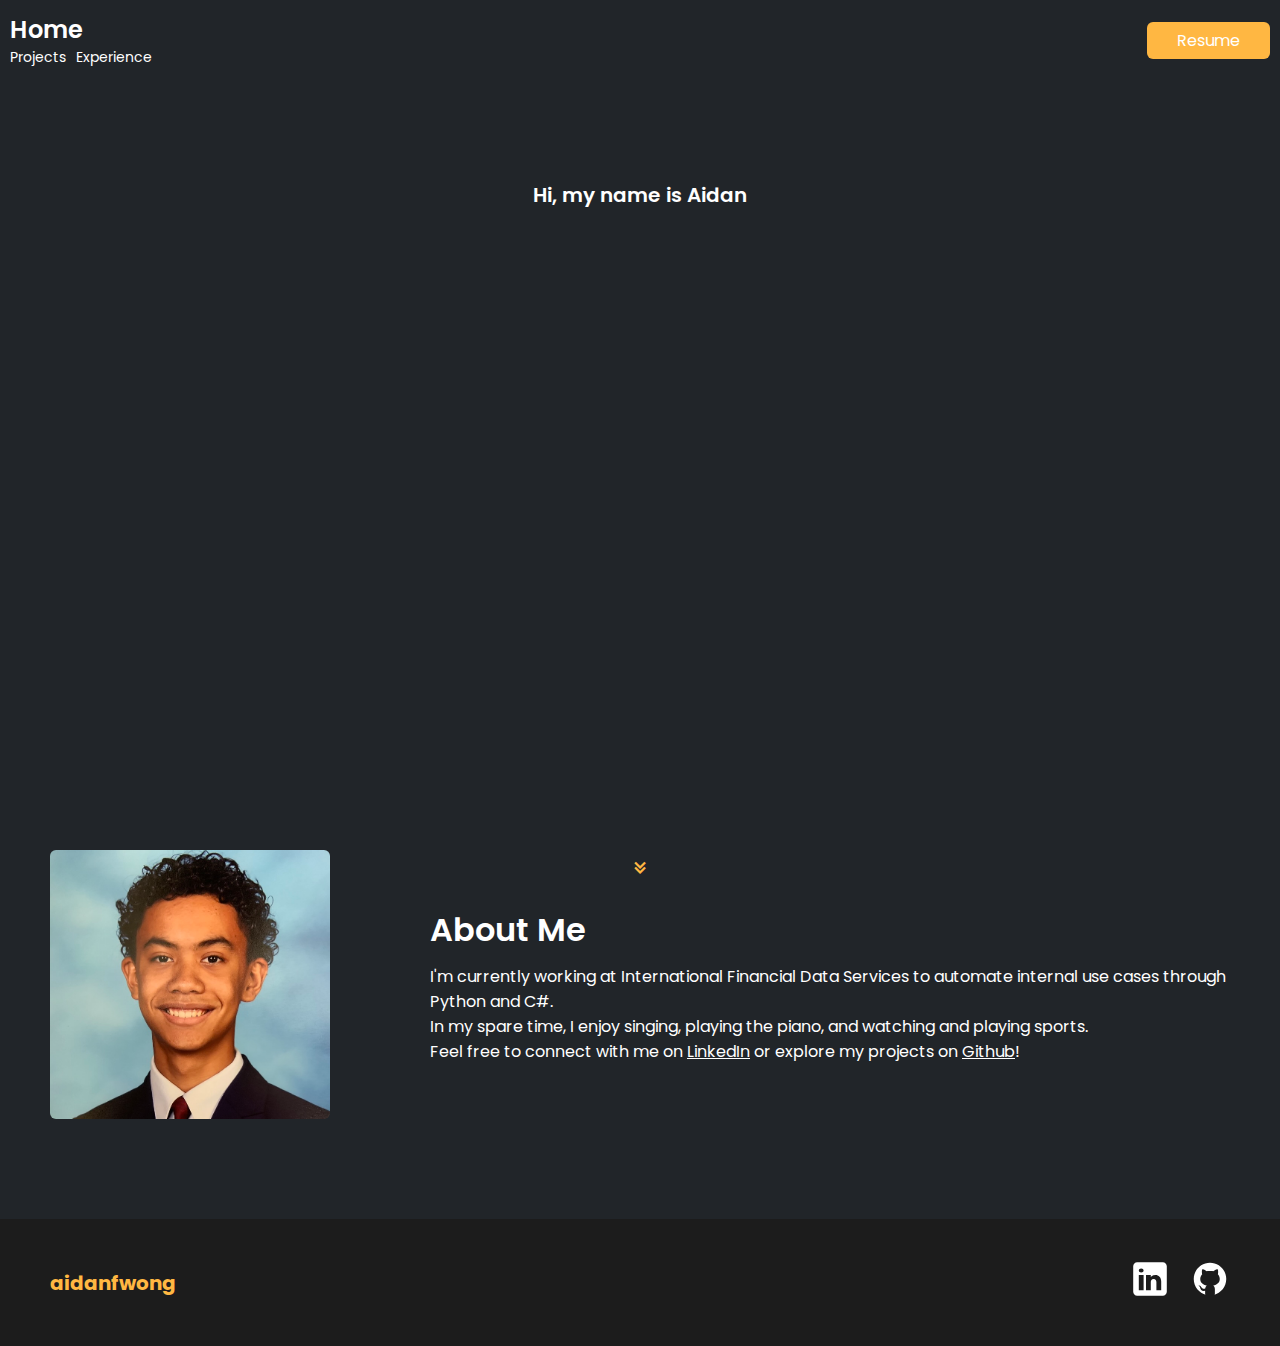
<file: index.html>
<!DOCTYPE html>
<html lang="en">
<head>
    <meta charset="UTF-8">
    <meta name="viewport" content="width=device-width, initial-scale=1.0">
    <link href='https://unpkg.com/boxicons@2.1.4/css/boxicons.min.css' rel='stylesheet'>
    <link rel="stylesheet" href="style.css">
    <title>Aidan Wong</title>
</head>
<body>
   <div class="navbar">
    <div class="dropdown">
        <h2><a href="index.html">Home</a></h2>
        <ul class="dropdown-content">
            <li><a href="projects.html" class="page-link">Projects</a></li>
            <li><a href="experience.html" class="page-link">Experience</a></li>
        </ul>
    </div>
    <a href="/Assets/Aidan Wong.pdf" target="_blank" class="hire-btn">Resume</a>
</div>

<div class="main">
    <h4>Hi, my name is Aidan</h4>
    <div class="scroll-icon">
        <i class='bx bx-chevrons-down'></i>
    </div>
</div>

<div id="about" class="about">
    <img src="./Assets/Aidan.jpeg" alt="">
    <div class="info">
        <h3>About Me</h3>
        I'm currently working at International Financial Data Services to automate internal use cases
        through Python and C#. <br />
            In my spare time, I enjoy singing, playing the piano, and watching and playing sports.
            <br />
            Feel free to connect with me on
            <a href="https://linkedin/in/aidanfwong" style="color: #ffffff;" target="_blank">LinkedIn</a>
            or explore my projects on <a href="https://github.com/aidanfwong" style="color: #ffffff;" target="_blank">Github</a>!

        </p>
    </div>
</div>

<footer>
    <div class="footer-container">
        <div class="footer-name">
            <h3>aidanfwong</h3>
        </div>


        <div class="footer-socials">
            <a href="https://linkedin.com/in/aidanfwong" target="_blank">
                <img src="/Assets/linkedin.svg" alt="LinkedIn"></a>
            <a href="https://github.com/aidanfwong" target="_blank">
                <img src="/Assets/github.svg" alt="GitHub"></a>
        </div>
    </div>
</footer>


<script src="script.js"></script>
</body>
</html>
</file>
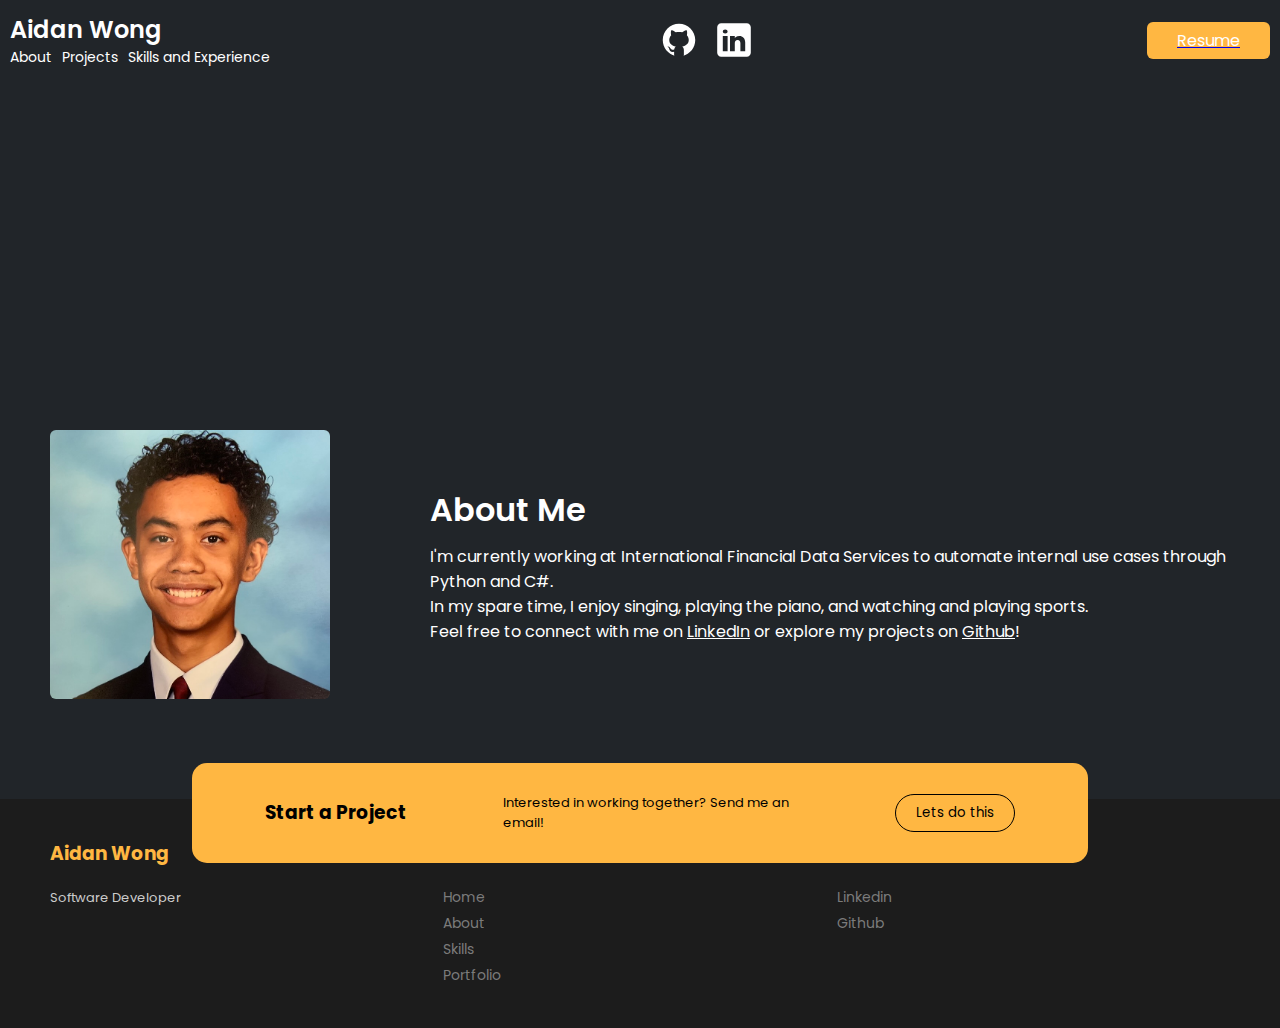
<file: about.html>
<!DOCTYPE html>
<html lang="en">
<head>
    <meta charset="UTF-8">
    <meta name="viewport" content="width=device-width, initial-scale=1.0">
    <link rel="stylesheet" href="style.css">
    <title>Aidan Wong</title>
</head>
<body>
    <div class="navbar">
        <div class="dropdown">
            <h2><a href="index.html" class="page-link">Aidan Wong</a></h2>
            <ul class="dropdown-content">
                <li><a href="about.html" class="page-link">About</a></li>
                <li><a href="projects.html" class="page-link">Projects</a></li>
                <li><a href="skills.html" class="page-link">Skills and Experience</a></li>
            </ul>
        </div>
        <ul>
            <li><a href="https://github.com/aidanfwong" target="_blank">
            <img src="/Assets/github.svg" alt=""></a>
        </li>
            <li><a href="https://www.linkedin.com/in/aidanfwong" target="_blank">
                <img src="/Assets/linkedin.svg" alt=""></a>
            </li>
        </ul>
        <a href="/Assets/Aidan Wong.pdf" target="_blank">
            <button class="hire-btn">Resume</button>
        </a>
    </div>
    </div>

    <div id="about" class="about">
        <img src="./Assets/Aidan.jpeg" alt="">
        <div class="info">
            <h3>About Me</h3>
            I'm currently working at International Financial Data Services to automate internal use cases
            through Python and C#. <br />
                In my spare time, I enjoy singing, playing the piano, and watching and playing sports.
                <br />
                Feel free to connect with me on
                <a href="https://linkedin/in/aidanfwong" style="color: #ffffff;" target="_blank">LinkedIn</a>
                or explore my projects on <a href="https://github.com/aidanfwong" style="color: #ffffff;" target="_blank">Github</a>!
    
            </p>
        </div>
    </div>
    

    <footer>
        <div class="start">
            <h3>Start a Project</h3>
            <p>Interested in working together? Send me an email!</p>
            <a href="mailto:aidanfwong@gmail.com" target="_blank"><button>Lets do this</button>
            </a>
        </div>
    
        <div class="cols">
            <div class="about-col">
                <h3>Aidan Wong</h3>
                <p>Software Developer</p>
    
            </div>
    
            <div class="links-col">
                <h4>Useful Links</h4>
                <a href="#">Home</a>
                <a href="#about">About</a>
                <a href="#skills">Skills</a>
                <a href="#portfolio">Portfolio</a>
            </div>
    
            <div class="links-col">
                <h4>Socials</h4>
                <a href="https://linkedin.com/in/aidanfwong" target="_blank">Linkedin</a>
                <a href="https://github.com/aidanfwong" target="_blank">Github</a>
            </div>
    
        </div>
    </footer>

    <script src="script.js"></script>
</body>
</html>
</file>
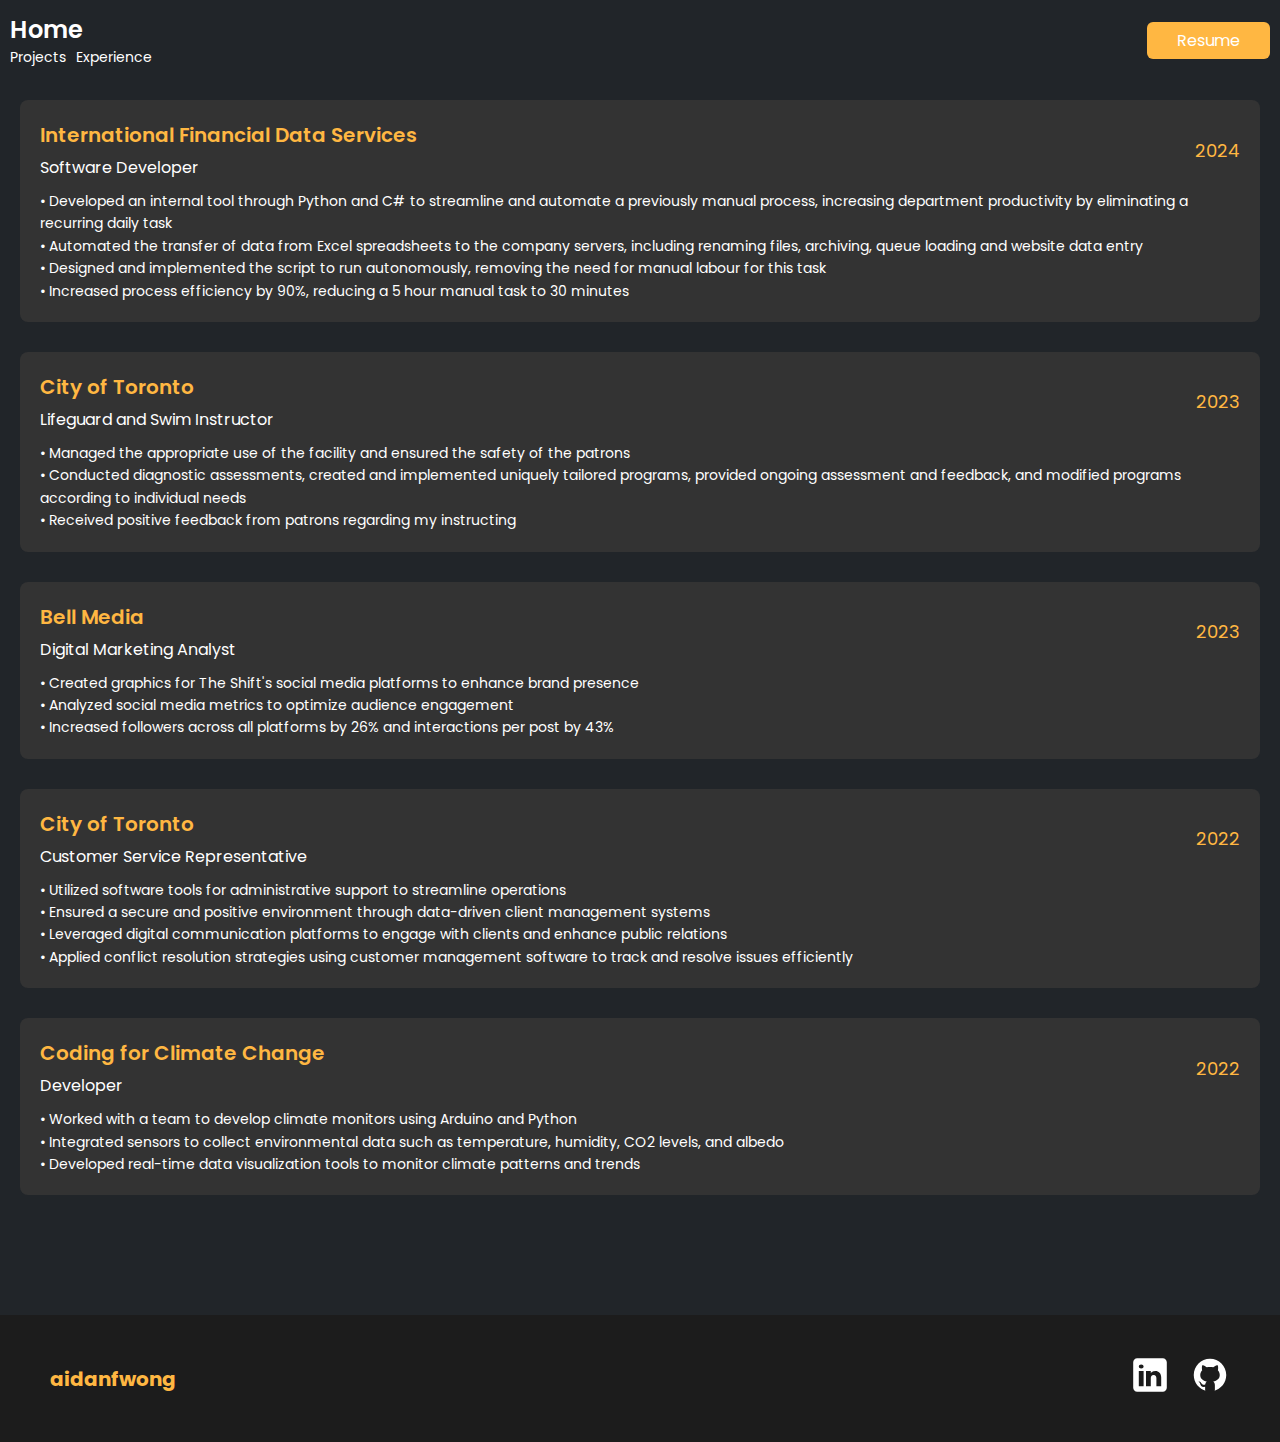
<file: experience.html>
<!DOCTYPE html>
<html lang="en">
<head>
    <meta charset="UTF-8">
    <meta name="viewport" content="width=device-width, initial-scale=1.0">
    <link rel="stylesheet" href="style.css">
    <title>Aidan Wong</title>
</head>
<body>
    <div class="navbar">
        <div class="dropdown">
            <h2><a href="index.html" class="page-link">Home</a></h2>
            <ul class="dropdown-content">
                <li><a href="projects.html" class="page-link">Projects</a></li>
                <li><a href="experience.html" class="page-link">Experience</a></li>
            </ul>
        </div>
        <a href="/Assets/Aidan Wong.pdf" target="_blank" class="hire-btn">Resume</a>
    </div>

<div class="experience-container">
    <div class="experience-item">
        <div class="experience-header">
            <div class="company-title">
                <h3>International Financial Data Services</h3>
                <p>Software Developer</p>
            </div>
            <div class="year">
                <span>2024</span>
            </div>
        </div>
        <div class="description">
            <p>
            • Developed an internal tool through Python and C# to streamline and automate a previously manual process,
                increasing department productivity by eliminating a recurring daily task <br>
            • Automated the transfer of data from Excel spreadsheets to the company servers, including renaming files,
                archiving, queue loading and website data entry <br>
            • Designed and implemented the script to run autonomously, removing the need for manual labour for this task <br>
            • Increased process efficiency by 90%, reducing a 5 hour manual task to 30 minutes
            </p>
        </div>
        </div>
        <div class="experience-item">
            <div class="experience-header">
                <div class="company-title">
                    <h3>City of Toronto</h3>
                    <p>Lifeguard and Swim Instructor</p>
                </div>
                <div class="year">
                    <span>2023</span>
                </div>
            </div>
            <div class="description">
                <p>
                • Managed the appropriate use of the facility and ensured the safety of the patrons <br>
                • Conducted diagnostic assessments, created and implemented uniquely tailored programs, provided ongoing
                    assessment and feedback, and modified programs according to individual needs <br>
                • Received positive feedback from patrons regarding my instructing <br>
                </p>
            </div>
        </div>
        <div class="experience-item">
            <div class="experience-header">
                <div class="company-title">
                    <h3>Bell Media</h3>
                    <p>Digital Marketing Analyst</p>
                </div>
                <div class="year">
                    <span>2023</span>
                </div>
            </div>
            <div class="description">
                <p>
                • Created graphics for The Shift's social media platforms to enhance brand presence <br>
                • Analyzed social media metrics to optimize audience engagement <br>
                • Increased followers across all platforms by 26% and interactions per post by 43% <br>
                </p>
            </div>
        </div>
        <div class="experience-item">
            <div class="experience-header">
                <div class="company-title">
                    <h3>City of Toronto</h3>
                    <p>Customer Service Representative</p>
                </div>
                <div class="year">
                    <span>2022</span>
                </div>
            </div>
            <div class="description">
                <p>
                • Utilized software tools for administrative support to streamline operations <br>
                • Ensured a secure and positive environment through data-driven client management systems <br>
                • Leveraged digital communication platforms to engage with clients and enhance public relations <br>
                • Applied conflict resolution strategies using customer management software to track and resolve issues efficiently <br>
                </p>
            </div>
        </div>
        <div class="experience-item">
            <div class="experience-header">
                <div class="company-title">
                    <h3>Coding for Climate Change</h3>
                    <p>Developer</p>
                </div>
                <div class="year">
                    <span>2022</span>
                </div>
            </div>
            <div class="description">
                <p>
                • Worked with a team to develop climate monitors using Arduino and Python <br>
                • Integrated sensors to collect environmental data such as temperature, humidity, CO2 levels, and albedo <br>
                • Developed real-time data visualization tools to monitor climate patterns and trends <br>

                </p>
            </div>
        </div>
                    

<!-- 
    <div id="skills" class="skills">
        <div class="left">
            <div class="skills-container">
                <div class="skills-column">
                    <p>✓ Javascript</p>
                    <p>✓ HTML/CSS</p>
                    <p>✓ C/C++</p>
                    <p>✓ Python</p>
                    <p>✓ Racket</p>
                </div>
                <div class="skills-column">
                    <p>✓ Electron</p>
                    <p>✓ React</p>
                    <p>✓ Tailwind CSS</p>
                </div>
                <div class="skills-column">
                    <p>✓ Discord.Py</p>
                    <p>✓ NumPy</p>
                    <p>✓ Matplotlib</p>
                </div>
                <div class="skills-column">
                    <p>✓ Repl.it</p>
                    <p>✓ Arduino IDE</p>
                    <p>✓ DrRacket</p>
                    <p>✓ VS Code</p>
                    <p>✓ PyCharm</p>
                </div>
            </div>
        </div>
    
        <div class="right">
            <div class="item">
                <i class='bx bxl-javascript' ></i>
                <i class='bx bxl-html5' ></i>
                <i class='bx bxl-python' ></i>
                <i class='bx bxl-c-plus-plus' ></i>
                <i class='bx bxl-react' ></i>
                <i class='bx bxl-tailwind-css' ></i>
                <i class='bx bx-plus' style='color:#ffffff; font-size:16px;' ></i>
            </div>
        </div>
    </div>
 

     <ul>
            <li><a href="https://github.com/aidanfwong" target="_blank">
            <img src="/Assets/github.svg" alt=""></a>
        </li>
            <li><a href="https://www.linkedin.com/in/aidanfwong" target="_blank">
                <img src="/Assets/linkedin.svg" alt=""></a>
            </li>
        </ul>

-->
</div>

<footer>
    <div class="footer-container">
        <div class="footer-name"> 
            <h3>aidanfwong</h3>
        </div>

        <div class="footer-socials">
            <a href="https://linkedin.com/in/aidanfwong" target="_blank">
                <img src="/Assets/linkedin.svg" alt="LinkedIn"></a>
            <a href="https://github.com/aidanfwong" target="_blank">
                <img src="/Assets/github.svg" alt="GitHub"></a>
        </div>
    </div>
</footer>

   <script src="script.js"></script>
</body>
</html>
</file>
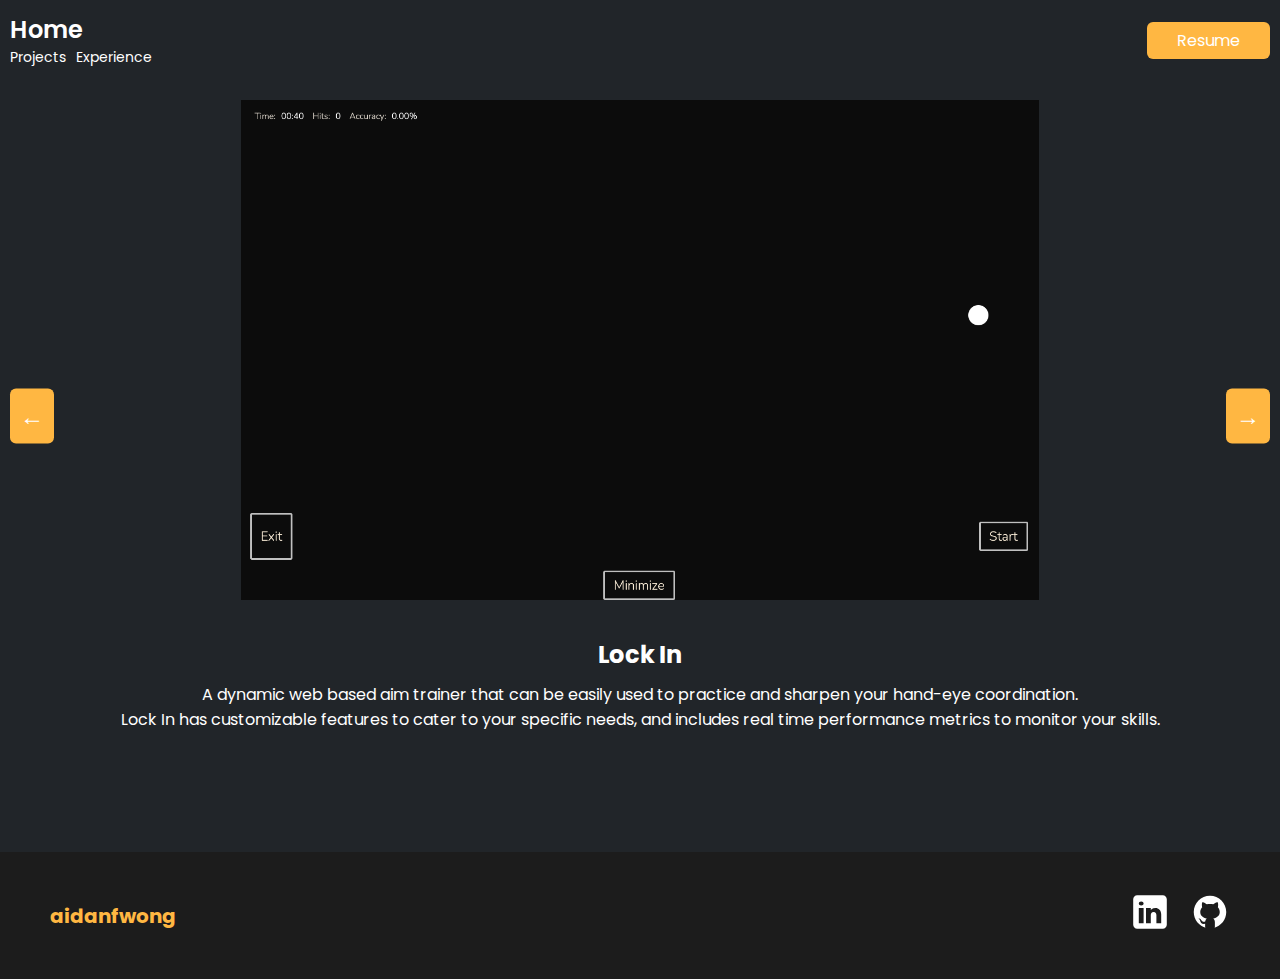
<file: projects.html>
<!DOCTYPE html>
<html lang="en">
<head>
    <meta charset="UTF-8">
    <meta name="viewport" content="width=device-width, initial-scale=1.0">
    <link rel="stylesheet" href="style.css">
    <title>Aidan Wong</title>
</head>
<body>
    <div class="navbar">
        <div class="dropdown">
            <h2><a href="index.html" class="page-link">Home</a></h2>
            <ul class="dropdown-content">
                <li><a href="projects.html" class="page-link">Projects</a></li>
                <li><a href="experience.html" class="page-link">Experience</a></li>
            </ul>
        </div>
        <a href="/Assets/Aidan Wong.pdf" target="_blank" class="hire-btn">Resume</a>
    </div>

    </div>
   </div>

   <div class="projects-carousel">
    <div class="carousel-item">
        <a href="https://github.com/aidanfwong/Reflex-Trainer" target="_blank">
        <img src="./Assets/Lock In.png" alt="Project 1 Image" class="project-image">
    </a>
        <h3>Lock In</h3>
        <p>A dynamic web based aim trainer that can be easily used to practice and sharpen your
            hand-eye coordination. <br> Lock In has customizable features to cater to your specific
        needs, and includes real time performance metrics to monitor your skills.</p>
    </div>
    <div class="carousel-item">a>
        <a href="https://github.com/aidanfwong/Discord-Bot-20" target="_blank">
        <img src="./Assets/Mr. B.png" alt="Project 2 Image" class="project-image">
        </a>
        <h3>Mr. B</h3>
        <p>A Discord application built for St. Michael's Choir School to act as a moderator for the <br>
            school server. Mr B has a variety of security features, such as detecting inapropriate  <br>
            pictures or text, as well as some fun features, like playing music and 8 ball.</p>
    </div>
    <div class="carousel-item">
        <a href="https://github.com/aidanfwong/House-Points-Recorder" target="_blank">
        <img src="./Assets/Hourglass.png" alt="Project 3 Image" class="project-image">
        </a>
        <h3>Hourglass</h3>
        <p>A Harry Potter themed counter built for the staff body of St. Michael's Choir School <br>
        in order to more easily add, subtract, and keep track house points.</p>
    </div>

    <button class="prev-arrow">&larr;</button>
    <button class="next-arrow">&rarr;</button>
</div>


<footer>
    <div class="footer-container">
        <div class="footer-name">
            <h3>aidanfwong</h3>
        </div>
        <div class="footer-socials">
            <a href="https://linkedin.com/in/aidanfwong" target="_blank">
                <img src="/Assets/linkedin.svg" alt="LinkedIn"></a>
            <a href="https://github.com/aidanfwong" target="_blank">
                <img src="/Assets/github.svg" alt="GitHub"></a>
        </div>
    </div>
</footer>


   <script src="script.js"></script>
</>
</html>
</file>
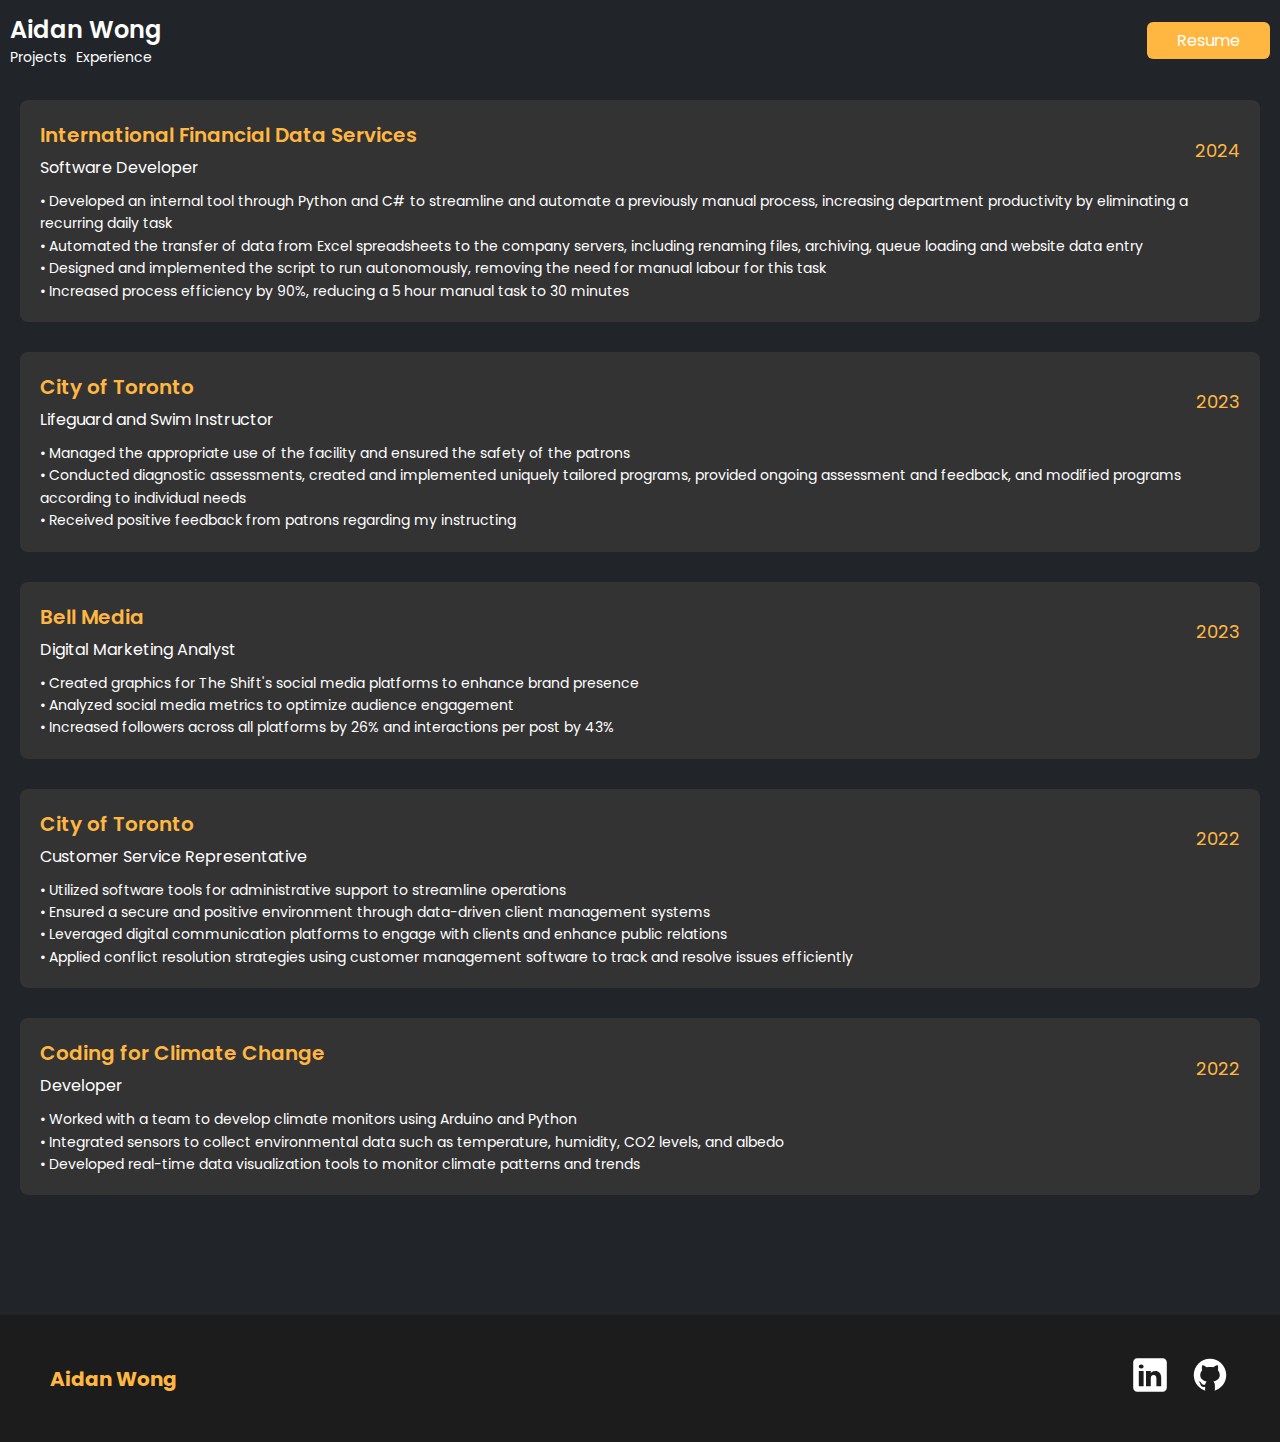
<file: skills.html>
<!DOCTYPE html>
<html lang="en">
<head>
    <meta charset="UTF-8">
    <meta name="viewport" content="width=device-width, initial-scale=1.0">
    <link rel="stylesheet" href="style.css">
    <title>Aidan Wong</title>
</head>
<body>
    <div class="navbar">
        <div class="dropdown">
            <h2><a href="index.html" class="page-link">Aidan Wong</a></h2>
            <ul class="dropdown-content">
                <li><a href="projects.html" class="page-link">Projects</a></li>
                <li><a href="skills.html" class="page-link">Experience</a></li>
            </ul>
        </div>
        <a href="/Assets/Aidan Wong.pdf" target="_blank" class="hire-btn">Resume</a>
    </div>

<div class="experience-container">
    <div class="experience-item">
        <div class="experience-header">
            <div class="company-title">
                <h3>International Financial Data Services</h3>
                <p>Software Developer</p>
            </div>
            <div class="year">
                <span>2024</span>
            </div>
        </div>
        <div class="description">
            <p>
            • Developed an internal tool through Python and C# to streamline and automate a previously manual process,
                increasing department productivity by eliminating a recurring daily task <br>
            • Automated the transfer of data from Excel spreadsheets to the company servers, including renaming files,
                archiving, queue loading and website data entry <br>
            • Designed and implemented the script to run autonomously, removing the need for manual labour for this task <br>
            • Increased process efficiency by 90%, reducing a 5 hour manual task to 30 minutes
            </p>
        </div>
        </div>
        <div class="experience-item">
            <div class="experience-header">
                <div class="company-title">
                    <h3>City of Toronto</h3>
                    <p>Lifeguard and Swim Instructor</p>
                </div>
                <div class="year">
                    <span>2023</span>
                </div>
            </div>
            <div class="description">
                <p>
                • Managed the appropriate use of the facility and ensured the safety of the patrons <br>
                • Conducted diagnostic assessments, created and implemented uniquely tailored programs, provided ongoing
                    assessment and feedback, and modified programs according to individual needs <br>
                • Received positive feedback from patrons regarding my instructing <br>
                </p>
            </div>
        </div>
        <div class="experience-item">
            <div class="experience-header">
                <div class="company-title">
                    <h3>Bell Media</h3>
                    <p>Digital Marketing Analyst</p>
                </div>
                <div class="year">
                    <span>2023</span>
                </div>
            </div>
            <div class="description">
                <p>
                • Created graphics for The Shift's social media platforms to enhance brand presence <br>
                • Analyzed social media metrics to optimize audience engagement <br>
                • Increased followers across all platforms by 26% and interactions per post by 43% <br>
                </p>
            </div>
        </div>
        <div class="experience-item">
            <div class="experience-header">
                <div class="company-title">
                    <h3>City of Toronto</h3>
                    <p>Customer Service Representative</p>
                </div>
                <div class="year">
                    <span>2022</span>
                </div>
            </div>
            <div class="description">
                <p>
                • Utilized software tools for administrative support to streamline operations <br>
                • Ensured a secure and positive environment through data-driven client management systems <br>
                • Leveraged digital communication platforms to engage with clients and enhance public relations <br>
                • Applied conflict resolution strategies using customer management software to track and resolve issues efficiently <br>
                </p>
            </div>
        </div>
        <div class="experience-item">
            <div class="experience-header">
                <div class="company-title">
                    <h3>Coding for Climate Change</h3>
                    <p>Developer</p>
                </div>
                <div class="year">
                    <span>2022</span>
                </div>
            </div>
            <div class="description">
                <p>
                • Worked with a team to develop climate monitors using Arduino and Python <br>
                • Integrated sensors to collect environmental data such as temperature, humidity, CO2 levels, and albedo <br>
                • Developed real-time data visualization tools to monitor climate patterns and trends <br>

                </p>
            </div>
        </div>
                    

<!-- 
    <div id="skills" class="skills">
        <div class="left">
            <div class="skills-container">
                <div class="skills-column">
                    <p>✓ Javascript</p>
                    <p>✓ HTML/CSS</p>
                    <p>✓ C/C++</p>
                    <p>✓ Python</p>
                    <p>✓ Racket</p>
                </div>
                <div class="skills-column">
                    <p>✓ Electron</p>
                    <p>✓ React</p>
                    <p>✓ Tailwind CSS</p>
                </div>
                <div class="skills-column">
                    <p>✓ Discord.Py</p>
                    <p>✓ NumPy</p>
                    <p>✓ Matplotlib</p>
                </div>
                <div class="skills-column">
                    <p>✓ Repl.it</p>
                    <p>✓ Arduino IDE</p>
                    <p>✓ DrRacket</p>
                    <p>✓ VS Code</p>
                    <p>✓ PyCharm</p>
                </div>
            </div>
        </div>
    
        <div class="right">
            <div class="item">
                <i class='bx bxl-javascript' ></i>
                <i class='bx bxl-html5' ></i>
                <i class='bx bxl-python' ></i>
                <i class='bx bxl-c-plus-plus' ></i>
                <i class='bx bxl-react' ></i>
                <i class='bx bxl-tailwind-css' ></i>
                <i class='bx bx-plus' style='color:#ffffff; font-size:16px;' ></i>
            </div>
        </div>
    </div>
 

     <ul>
            <li><a href="https://github.com/aidanfwong" target="_blank">
            <img src="/Assets/github.svg" alt=""></a>
        </li>
            <li><a href="https://www.linkedin.com/in/aidanfwong" target="_blank">
                <img src="/Assets/linkedin.svg" alt=""></a>
            </li>
        </ul>

-->
</div>

<footer>
    <div class="footer-container">
        <!-- Your name on the left -->
        <div class="footer-name">
            <h3>Aidan Wong</h3>
        </div>

        <!-- Socials on the right -->
        <div class="footer-socials">
            <a href="https://linkedin.com/in/aidanfwong" target="_blank">
                <img src="/Assets/linkedin.svg" alt="LinkedIn"></a>
            <a href="https://github.com/aidanfwong" target="_blank">
                <img src="/Assets/github.svg" alt="GitHub"></a>
        </div>
    </div>
</footer>

   <script src="script.js"></script>
</body>
</html>
</file>
<file: style.css>
@import url('https://fonts.googleapis.com/css2?family=Poppins:wght@300;400;500;600;700&display=swap');

* {
    margin: 0;
    padding: 0;
    box-sizing: border-box;
    font-family: 'Poppins', sans-serif;
}

body {
    height: 100vh;
    background: #212529;
    opacity: 0;
    transition: opacity 0.5s ease-in-out;
}

.fade-in {
    opacity: 1;
}

.fade-out {
    opacity: 0;
}

.navbar {
    display: flex;
    align-items: center;
    justify-content: space-between;
    height: 80px;
    padding: 0 10px;
    flex-wrap: wrap;
    text-decoration: none;
}

.navbar h2 {
    color: #ffb742;
    font-weight: 600;
    flex-shrink: 0;
    display:flex;
}

.navbar h2 a {
    color: #fff;
    font-weight: 600;
    flex-shrink: 0;
    text-decoration: none;
    transition: color 0.3s ease;
    display: flex;
}

.navbar h2 a:hover {
    color: #ffb742;
}

.navbar ul {
    display: flex;
    align-items: center;
    padding: 0;
    margin: 0;
}

.navbar ul li {
    list-style: none;
    margin-right: 10px;
}

.navbar ul li:last-child {
    margin-right: 0;
}

.navbar ul li a {
    display: flex;
    align-items: center;
    justify-content: center;
    text-decoration: none;
    color: #fff;
    font-size: 16px;
    transition: color 0.3s ease;
}

.navbar ul li a img {
    width: 40px;
    height: auto;
    margin-right: 5px;
}

.navbar ul li a:hover {
    color: #ffb742;
}

.navbar .hire-btn {
    background-color: #ffb742;
    border: none;
    color: #fff;
    font-size: 16px;
    cursor: pointer;
    transition: background-color 0.3s ease;
    display: flex;
    text-decoration: none;
}

.navbar .hire-btn:hover {
    background-color: #e69a30;
    text-decoration: none;
}

.hire-btn {
    background: #ffb742;
    padding: 6px 30px;
    border: none;
    font-size: 16px;
    cursor: pointer;
    border-radius: 6px;
    transition: background-color 0.3s ease;
    text-decoration: none;
}

.hire-btn:hover {
    background: #fb8c00;
    text-decoration: none;
}

.main {
    height: 750px;
    display: flex;
    flex-direction: column;
    align-items: center;
    justify-content: center;
    padding-left: 30px;
    padding-right: 30px;
}

.main h4 {
    font-size: 32px;
    color: #fff;
    font-weight: 600;
    margin-bottom: 150px;
}

.main h4 span {
    color: #ffb742;
    text-decoration: underline;
}

.main p.title {
    font-size: 44px;
    font-weight: 600;
    color: #fff;
    margin-top: 8px;
}

.main p.subtitle {
    font-size: 16px;
    color: #ccc;
    margin-top: 20px;
}

.main img {
    width: 200px;
    height: 200px;
    margin-top: 100px;
}


.separator {
    margin: 50px 50px 30px;
    padding: 10px 20px;
    background: rgba(255, 255, 255, 0.08);
    display: inline-block;
    color: #ffb742;
    border-radius: 12px;
}

/* Scroll indicator */
.scroll-icon {
    display: flex;
    flex-direction: column;
    align-items: center;
    justify-content: center;
    position: absolute;
    bottom: 20px;
    left: 50%;
    transform: translateX(-50%);
    font-size: 24px;
    color: #ffb742;
    cursor: pointer;
    animation: bounce 2s infinite;
}

.scroll-icon p {
    margin-top: 5px;
    font-size: 16px;
    color: #666;
}

@keyframes bounce {
    0%, 20%, 50%, 80%, 100% {
        transform: translateY(0);
    }
    40% {
        transform: translateY(-10px);
    }
    60% {
        transform: translateY(-5px);
    }
}

html {
    scroll-behavior: smooth;
}

/* About Section */
.about {
    display: flex;
    justify-content: space-between;
    align-items: center;
    color: #fff;
    gap: 100px;
    padding: 0 50px;
    padding-top: 350px;
}

.about img {
    width: 280px;
    border-radius: 6px;
}

.about .info h3 {
    color: #fff;
    font-size: 32px;
    font-weight: 600;
    margin-bottom: 10px;
}

.about .info p {
    color: #ccc;
    font-size: 14px;
}

.about .info button {
    margin-top: 30px;
}

/* Carousel Section */
.projects-carousel {
    position: relative;
    width: 100%;
    max-width: auto;
    margin: auto;
    overflow: hidden;
    text-align: center;
}

/* Carousel Items */
.carousel-item {
    display: none;
    flex-direction: column;
    justify-content: center;
    align-items: center;
    width: 100%;
    text-align: center;
    padding: 20px;
}

.carousel-item.active {
    display: flex;
}

.project-image {
    max-width: 100%;
    height: 500px;
    width: auto;
    margin-bottom: 20px;
}

a:hover .project-image {
    opacity: 0.8;
}

.carousel-item h3 {
    font-size: 24px;
    margin: 10px 0;
    color: #fff;
}

.carousel-item p {
    font-size: 16px;
    color: #fff;
}


.prev-arrow, .next-arrow {
    position: absolute;
    top: 50%;
    transform: translateY(-50%);
    background-color: #ffb742;
    border: none;
    color: #fff;
    font-size: 24px;
    padding: 10px;
    cursor: pointer;
    z-index: 10;
    border-radius: 6px;
}

.prev-arrow {
    left: 10px;
}

.next-arrow {
    right: 10px;
}

.prev-arrow:hover, .next-arrow:hover {
    background-color: #e69a30;
}


.skills {
    display: flex;
    justify-content: space-around;
    padding: 0 50px;
}

.skills .left {
    width: 680px;
}

.skills .left .info h3 {
    color: #fff;
    font-size: 30px;
    margin-bottom: 20px;
}

.skills .left .info p {
    color: #ccc;
    font-size: 14px;
}

.skills .right {
    width: 420px;
    height: 120px;
    display: flex;
    align-items: center;
    justify-content: center;
    flex-wrap: wrap;
    gap: 12px;
}

.skills .right .item {
    display: flex;
    align-items: center;
    justify-content: center;
    width: 50px;
    height: 50px;
    border-radius: 10px;
}

.skills .right .item i {
    font-size: 34px;
    color: #fff;
}


footer {
    position: relative;
    background: #1c1c1c;
    padding: 80px 50px 40px;
    margin-top: 100px;
}

footer .start {
    display: flex;
    align-items: center;
    justify-content: space-around;
    position: absolute;
    background-color: #ffb742;
    padding: 30px 25px;
    border-radius: 15px;
    width: 70%;
    top: -16%;
    left: 15%;
}

footer .start p {
    font-size: 13px;
    width: 35%;
}

footer .start button {
    background: transparent;
    border: 1px solid #000;
    cursor: pointer;
    padding: 8px 20px;
    border-radius: 100px;
    transition: all 0.3s ease;
}

footer .start button:hover {
    background-color: #fff;
    border-color: #fff;
}

footer .cols {
    display: flex;
    align-items: start;
}

footer .cols .about-col {
    flex: 3;
}

footer .cols .about-col h3 {
    color: #ffb742;
    margin-bottom: 20px;
}

footer .cols .about-col p {
    color: #ccc;
    font-size: 13px;
}

footer .cols .links-col {
    flex: 3;
}

footer .cols .links-col h4, footer .cols .news-col h4 {
    color: #fff;
    margin-bottom: 20px;
}

footer .cols .links-col a {
    display: block;
    text-decoration: none;
    color: #7b7b7b;
    font-size: 14px;
    line-height: 26px;
    transition: color 0.3s ease;
}

footer .cols .links-col a:hover {
    color: #ffb742;
}

/* Experience Section */
.experience-container {
    display: flex;
    flex-direction: column;
    gap: 30px;
    padding: 20px;
}

.experience-item {
    background-color: #333;
    padding: 20px;
    border-radius: 8px;
}

.experience-header {
    display: flex;
    justify-content: space-between;
    align-items: center;
    margin-bottom: 10px;
}

.company-title h3 {
    margin: 0;
    font-size: 20px;
    font-weight: 600;
    color: #ffb742;
}

.company-title p {
    margin: 5px 0 0;
    font-size: 16px;
    color: #fff;
}

.year {
    font-size: 18px;
    color: #ffb742;
}

.description p {
    font-size: 14px;
    color: #fff;
    line-height: 1.6;
    margin-top: 10px;
}

@media screen and (max-width: 600px) {
    .experience-header {
        flex-direction: column;
        align-items: flex-start;
    }

    .year {
        margin-top: 10px;
        align-self: flex-end;
    }
}

/* Media Queries for Smaller Screens */
@media screen and (max-width: 1100px) {
  
    .skills {
        justify-content: space-between;
        gap: 20px;
    }

    .skills .left {
        width: 500px;
    }

    footer {
        margin-top: 150px;
    }

    footer .start {
        width: 90%;
        left: 5%;
        top: -20%;
    }

    footer .cols {
        flex-wrap: wrap;
    }

    footer .cols .about-col {
        flex-basis: 50%;
    }

    footer .cols .links-col {
        flex-basis: 50%;
    }

    footer .cols .news-col {
        flex-basis: 50%;
    }
}

@media screen and (max-width: 780px) {
    .navbar button {
        display: none;
    }

    .main h4 {
        font-size: 24px;
    }

    .main p.title {
        font-size: 36px;
    }

    .main p.subtitle {
        font-size: 14px;
    }

    .about {
        flex-wrap: wrap;
        justify-content: center;
        border-radius: 6px;
    }
}

@media screen and (max-width: 650px) {
    .navbar {
        justify-content: center;
        gap: 20px;
    }

    .about {
        margin-top: 20px;
    }
    }

    .navbar ul li a {
        font-size: 14px;
    }

    .main {
        margin-top: 100px;
        height: 320px;
        justify-content: start;
    }

    .main h4 {
        font-size: 20px;
    }

    .main p.title {
        font-size: 28px;
    }

    .main p.subtitle {
        font-size: 12px;
    }

    .main img {
        margin-top: 40px;
        width: 150px;
        height: 150px;
    }

    .skills {
        display: flex;
        flex-direction: column;
        align-items: center;
        padding: 0 20px;
        gap: 20px;
    }

    .skills .left {
        width: 100%;
        display: flex;
        justify-content: center;
        flex-wrap: wrap;
    }

    .skills .left .info {
        text-align: center;
    }

    .skills .left .info h3 {
        color: #fff;
        font-size: 30px;
        margin-bottom: 20px;
    }

    .skills .left .info p {
        color: #ccc;
        font-size: 14px;
    }

    .skills .left button {
        margin-top: 30px;
    }

    .skills .skills-container {
        display: flex;
        justify-content: center;
        align-items: flex-start;
        flex-wrap: wrap;
        gap: 10px;
    }

    .skills .skills-column {
        flex: 1;
        min-width: 150px;
    }

    .skills .skills-column p {
        margin: 0;
        padding: 5px 0;
        color: #fff;
        text-align: center;
    }

    .skills .right {
        width: 100%;
        display: flex;
        align-items: center;
        justify-content: center;
        flex-wrap: wrap;
        gap: 12px;
    }

    .skills .right .item {
        display: flex;
        align-items: center;
        justify-content: center;
        width: 50px;
        height: 50px;
        border-radius: 10px;
    }

    .skills .right .item i {
        font-size: 34px;
        color: #fff;
    }


/* Footer styles */
footer {
    background: #1c1c1c;
    padding: 40px 50px;
    position: relative;
}

.footer-container {
    display: flex;
    justify-content: space-between;
    align-items: center;
    width: 100%;
}

.footer-name h3 {
    color: #ffb742;
    margin: 0;
    font-size: 20px;
    text-decoration: none;
}

/* Socials section */
.footer-socials {
    display: flex;
    gap: 20px;
}

.footer-socials a img {
    width: 40px; 
    height: auto;
    transition: opacity 0.3s ease;
}

.footer-socials a img:hover {
    opacity: 0.8;
}

/* Mobile View */
@media screen and (max-width: 650px) {
    .footer-container {
        flex-direction: column;
        align-items: center;
        text-align: center;
    }

    .footer-socials {
        margin-top: 10px;
        justify-content: center;
    }
}


@media screen and (max-width: 480px) {
    .main p.title {
        font-size: 18px;
    }

    .main p.subtitle {
        font-size: 10px;
    }

    .guarantee .item .info h3 {
        font-size: 20px;
    }

    .guarantee .item .info p {
        font-size: 12px;
    }
}
</file>
